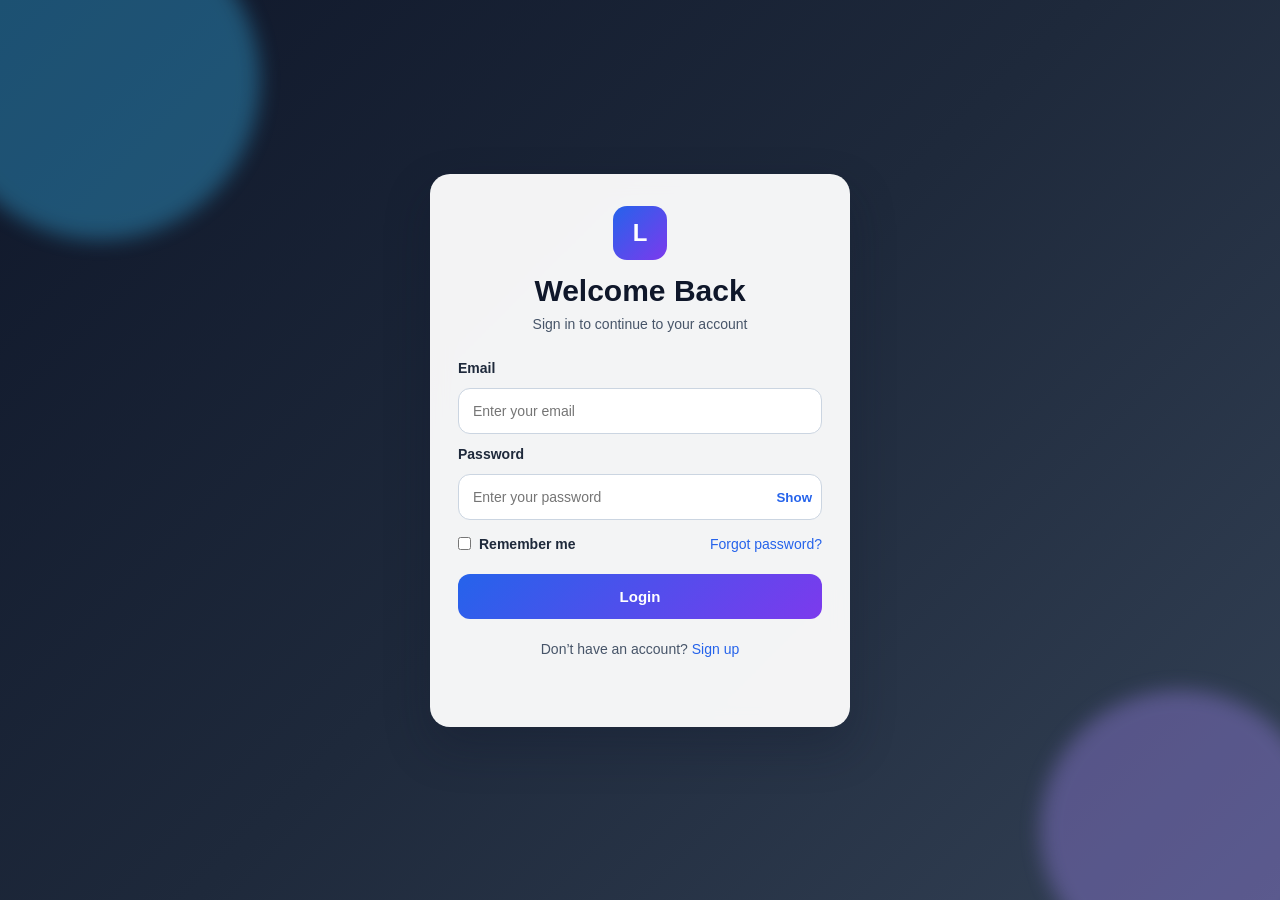
<file: index.html>
<!DOCTYPE html>
<html lang="en">
<head>
  <meta charset="UTF-8" />
  <meta name="viewport" content="width=device-width, initial-scale=1.0" />
  <title>Login Page</title>
  <link rel="stylesheet" href="styles.css" />
</head>
<body>
  <div class="background-shape shape-1"></div>
  <div class="background-shape shape-2"></div>

  <main class="container">
    <section class="login-card">
      <div class="brand">
        <div class="brand-badge">L</div>
        <h1>Welcome Back</h1>
        <p>Sign in to continue to your account</p>
      </div>

      <form class="login-form" id="loginForm">
        <label for="email">Email</label>
        <input type="email" id="email" name="email" placeholder="Enter your email" required />

        <label for="password">Password</label>
        <div class="password-wrap">
          <input type="password" id="password" name="password" placeholder="Enter your password" required />
          <button type="button" class="toggle-btn" id="togglePassword">Show</button>
        </div>

        <div class="options-row">
          <label class="checkbox-wrap">
            <input type="checkbox" />
            <span>Remember me</span>
          </label>
          <a href="#" class="link">Forgot password?</a>
        </div>

        <button type="submit" class="login-btn">Login</button>

        <p class="signup-text">
          Don’t have an account?
          <a href="#" class="link">Sign up</a>
        </p>

        <p id="message" class="message" aria-live="polite"></p>
      </form>
    </section>
  </main>

  <script src="script.js"></script>
</body>
</html>
</file>
<file: styles.css>
* {
  box-sizing: border-box;
  margin: 0;
  padding: 0;
  font-family: Arial, Helvetica, sans-serif;
}

body {
  min-height: 100vh;
  display: flex;
  align-items: center;
  justify-content: center;
  background: linear-gradient(135deg, #0f172a, #1e293b, #334155);
  overflow: hidden;
  color: #0f172a;
}

.background-shape {
  position: fixed;
  border-radius: 50%;
  filter: blur(10px);
  opacity: 0.35;
}

.shape-1 {
  width: 320px;
  height: 320px;
  background: #38bdf8;
  top: -80px;
  left: -60px;
}

.shape-2 {
  width: 280px;
  height: 280px;
  background: #a78bfa;
  bottom: -70px;
  right: -40px;
}

.container {
  width: 100%;
  padding: 24px;
  display: flex;
  justify-content: center;
  align-items: center;
  z-index: 1;
}

.login-card {
  width: 100%;
  max-width: 420px;
  background: rgba(255, 255, 255, 0.95);
  border-radius: 20px;
  padding: 32px 28px;
  box-shadow: 0 20px 45px rgba(15, 23, 42, 0.3);
  backdrop-filter: blur(10px);
}

.brand {
  text-align: center;
  margin-bottom: 28px;
}

.brand-badge {
  width: 54px;
  height: 54px;
  margin: 0 auto 14px;
  border-radius: 14px;
  background: linear-gradient(135deg, #2563eb, #7c3aed);
  color: #fff;
  display: flex;
  align-items: center;
  justify-content: center;
  font-size: 24px;
  font-weight: 700;
}

.brand h1 {
  font-size: 30px;
  margin-bottom: 8px;
}

.brand p {
  color: #475569;
  font-size: 14px;
}

.login-form {
  display: flex;
  flex-direction: column;
  gap: 12px;
}

.login-form label {
  font-size: 14px;
  font-weight: 600;
  color: #1e293b;
}

.login-form input {
  width: 100%;
  padding: 14px 14px;
  border: 1px solid #cbd5e1;
  border-radius: 12px;
  font-size: 14px;
  outline: none;
  transition: border-color 0.2s ease, box-shadow 0.2s ease;
}

.login-form input:focus {
  border-color: #2563eb;
  box-shadow: 0 0 0 4px rgba(37, 99, 235, 0.12);
}

.password-wrap {
  position: relative;
}

.password-wrap input {
  padding-right: 72px;
}

.toggle-btn {
  position: absolute;
  top: 50%;
  right: 10px;
  transform: translateY(-50%);
  border: none;
  background: transparent;
  color: #2563eb;
  font-weight: 700;
  cursor: pointer;
}

.options-row {
  margin-top: 4px;
  display: flex;
  justify-content: space-between;
  align-items: center;
  gap: 12px;
}

.checkbox-wrap {
  display: flex;
  align-items: center;
  gap: 8px;
  font-size: 14px;
  color: #475569;
}

.checkbox-wrap input {
  width: auto;
}

.link {
  color: #2563eb;
  text-decoration: none;
  font-size: 14px;
}

.link:hover {
  text-decoration: underline;
}

.login-btn {
  margin-top: 10px;
  border: none;
  border-radius: 12px;
  padding: 14px;
  font-size: 15px;
  font-weight: 700;
  color: #fff;
  background: linear-gradient(135deg, #2563eb, #7c3aed);
  cursor: pointer;
  transition: transform 0.15s ease, box-shadow 0.2s ease;
}

.login-btn:hover {
  transform: translateY(-1px);
  box-shadow: 0 12px 25px rgba(37, 99, 235, 0.25);
}

.signup-text {
  text-align: center;
  margin-top: 10px;
  color: #475569;
  font-size: 14px;
}

.message {
  min-height: 20px;
  text-align: center;
  font-size: 14px;
  margin-top: 6px;
  color: #059669;
}

@media (max-width: 480px) {
  .login-card {
    padding: 24px 18px;
  }

  .brand h1 {
    font-size: 26px;
  }

  .options-row {
    flex-direction: column;
    align-items: flex-start;
  }
}
</file>
